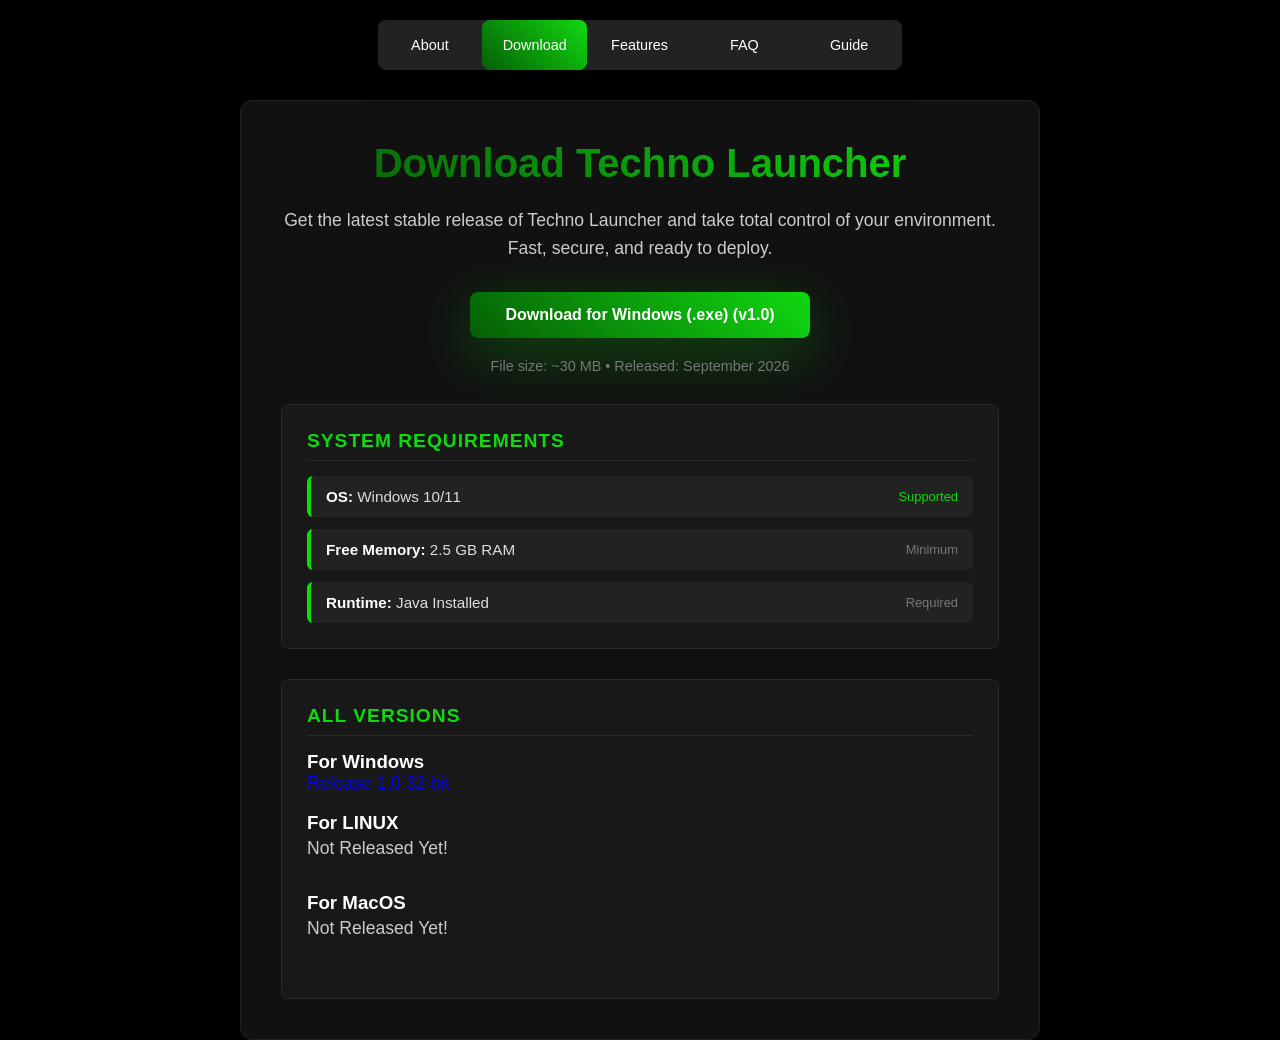
<file: download/index.html>
<!DOCTYPE html>
<html lang="en">
<head>
    <meta charset="UTF-8">
    <meta name="viewport" content="width=device-width, initial-scale=1.0">
    <link rel="stylesheet" href="../navbar.css">
    <link rel="apple-touch-icon" sizes="180x180" href="/favicon/apple-touch-icon.png">
    <link rel="icon" type="image/png" sizes="32x32" href="/favicon/favicon-32x32.png">
    <link rel="icon" type="image/png" sizes="16x16" href="/faviocn/favicon-16x16.png">
    <link rel="manifest" href="/favicon/site.webmanifest">
    <title>Techno Launcher - Download</title>
    <style>
        body {
            background: black;
            color: #fff;
            font-family: 'Poppins', sans-serif;
            padding-top: 100px;
            margin: 0;
        }
        .container {
            max-width: 800px;
            margin: 0 auto;
            padding: 40px;
            background: #111;
            border-radius: 12px;
            box-shadow: 0 10px 30px rgba(0, 0, 0, 0.5);
            border: 1px solid #222;
            text-align: center;
        }
        h1 {
            font-size: 2.5em;
            margin-bottom: 20px;
            background: linear-gradient(45deg, #065f06, #10d910);
            background-clip: text;
            -webkit-background-clip: text;
            -webkit-text-fill-color: transparent;
            color: transparent;
        }
        p {
            font-size: 1.1em;
            line-height: 1.6;
            color: #ccc;
            margin-bottom: 30px;
        }
        .btn {
            display: inline-block;
            padding: 14px 35px;
            background: linear-gradient(45deg, #065f06, #10d910);
            color: #fff;
            font-weight: 600;
            text-decoration: none;
            border-radius: 8px;
            transition: opacity 0.4s ease;
            box-shadow: 0 16px 60px rgba(16, 217, 16, 0.3);
        }
        .btn:hover {
            opacity: 0.8;
        }
        .version-info {
            margin-top: 20px;
            font-size: 0.9em;
            color: #777;
            margin-bottom: 30px;
        }
        
        .requirements {
            margin-top: 30px;
            background: #181818;
            border: 1px solid #2a2a2a;
            border-radius: 8px;
            padding: 25px;
            text-align: left;
        }
        .all-versions {
            margin-top: 30px;
            background: #181818;
            border: 1px solid #2a2a2a;
            border-radius: 8px;
            padding: 25px;
            text-align: left;
        }
        .requirements h2 {
            font-size: 1.2em;
            margin-bottom: 15px;
            color: #10d910;
            text-transform: uppercase;
            letter-spacing: 1px;
            border-bottom: 1px solid #2a2a2a;
            padding-bottom: 8px;
        }
        .all-versions h2 {
            font-size: 1.2em;
            margin-bottom: 15px;
            color: #10d910;
            text-transform: uppercase;
            letter-spacing: 1px;
            border-bottom: 1px solid #2a2a2a;
            padding-bottom: 8px;
        }
        .requirements ul {
            list-style: none;
            padding: 0;
            margin: 0;
            display: grid;
            grid-template-columns: 1fr;
            gap: 12px;
        }
        .requirements li {
            background: #222;
            padding: 12px 15px;
            border-radius: 6px;
            border-left: 4px solid #10d910;
            font-size: 0.95em;
            color: #ddd;
            display: flex;
            justify-content: space-between;
            align-items: center;
        }
        .requirements li strong {
            color: #fff;
        }
        .downloadbtn {
           display: inline-block;
            padding: 3px 15px;
            background: linear-gradient(45deg, #065f06, #10d910);
            color: #fff;
            font-weight: 600;
            text-decoration: none;
            border-radius: 8px;
            transition: opacity 0.4s ease;
            border: none;
        }
        .all-versions a{
            text-decoration: none;
            color: blue;
            font-size: 1.1rem;
            margin-bottom: 30px;
        }
    </style>
</head>
<body>

    <nav class="page-download">
        <a href="../">About</a>
        <a href="/">Download</a>
        <a href="/features/">Features</a>
        <a href="/faq/">FAQ</a>
        <a href="/guide/">Guide</a>
        <span></span>
    </nav>

    <div class="container">
        <h1>Download Techno Launcher</h1>
        <p>Get the latest stable release of Techno Launcher and take total control of your environment. Fast, secure, and ready to deploy.</p>
        
        <a href="https://www.mediafire.com/file/g4tv1y3uop8e4s8/TechnoLauncherInstaller.exe/file" download="" class="btn">Download for Windows (.exe) (v1.0)</a>
        
        <div class="version-info">
            File size: ~30 MB &bull; Released: September 2026
        </div>
        
        <div class="requirements">
            <h2>System Requirements</h2>
            <ul>
                <li><span><strong>OS:</strong> Windows 10/11</span> <span style="color: #10d910; font-size: 0.85em;">Supported</span></li>
                <li><span><strong>Free Memory:</strong> 2.5 GB RAM</span> <span style="color: #777; font-size: 0.85em;">Minimum</span></li>
                <li><span><strong>Runtime:</strong> Java Installed</span> <span style="color: #777; font-size: 0.85em;">Required</span></li>
            </ul>
        </div>
        <div class="all-versions">
            <h2>All Versions</h2>
            <h3>For Windows</h3>
            <a href="https://www.mediafire.com/file/g4tv1y3uop8e4s8/TechnoLauncherInstaller.exe/file" target="_blank">Release 1.0 32-bit</a>
            <br><br>
            <h3>For LINUX</h3>
            <p>Not Released Yet!</p>
            <h3>For MacOS</h3>
            <p>Not Released Yet!</p>
        </div>
    </div>

</body>
</html>
</file>
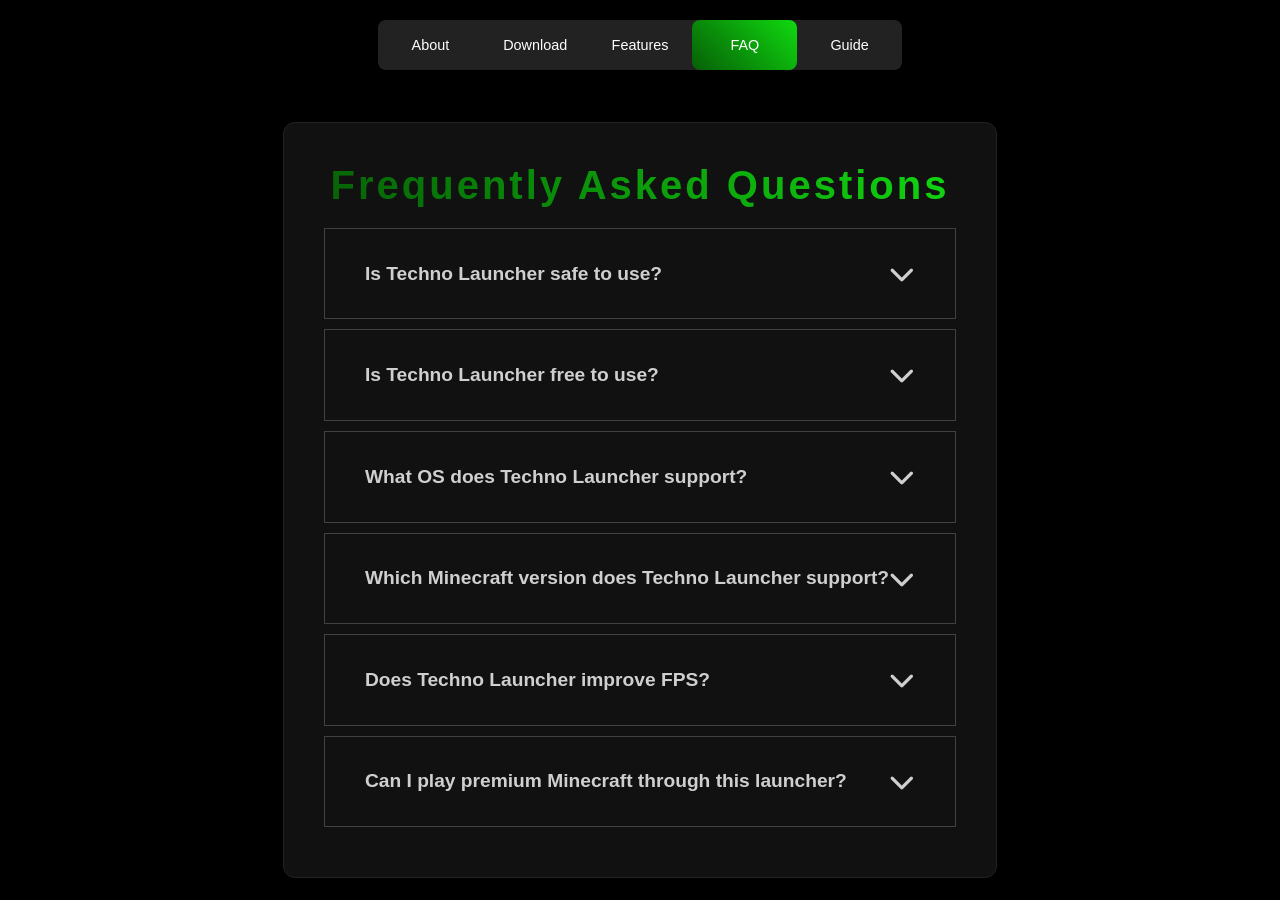
<file: faq/index.html>
<!DOCTYPE html>
<html lang="en">
<head>
    <meta charset="UTF-8">
    <meta name="viewport" content="width=device-width, initial-scale=1.0">
    <link rel="stylesheet" href="../navbar.css">
    <link rel="stylesheet" href="https://cdnjs.cloudflare.com/ajax/libs/font-awesome/6.5.1/css/all.min.css">
    <link rel="apple-touch-icon" sizes="180x180" href="/favicon/apple-touch-icon.png">
    <link rel="icon" type="image/png" sizes="32x32" href="/favicon/favicon-32x32.png">
    <link rel="icon" type="image/png" sizes="16x16" href="/favicon/favicon-16x16.png">
    <link rel="manifest" href="/favicon/site.webmanifest">
    <title>Techno Launcher - FAQ</title>
</head>
<style>
        body {
            background: black;
            color: #fff;
            font-family: 'Poppins', sans-serif;
            padding-top: 100px;
            margin: 0;
        }
        .container {
            max-width: 75%;
            margin: auto;
            padding: 40px;
            background: #111;
            border-radius: 12px;
            box-shadow: 0 10px 30px rgba(0, 0, 0, 0.5);
            border: 1px solid #222;
        }
        .container > p,
        .container > h1{
            letter-spacing: 3px;
        }
        .question {
            background-color: #111;
            color: rgba(255, 255, 255, 0.8);
            cursor: pointer;
            width: 100%;
            font-size: 1.2rem;
            padding: 2rem 2.5rem;
            border: none;
            outline: none;
            transition: 0.4s;
            justify-content: space-between;
            display: flex;
            align-items: center;
            font-weight: bold;
        }
        .question i{
            font-size: 1.6rem;
        }
        .active,
        .question:hover{
            background-color: #000;
        }
        .pannel p{
            color: rgba(255, 255, 255, 0.7);
            font-size: 1.2rem;
            line-height: 1.4;
        }
        .pannel{
            padding: 0 2rem 2.5rem;
            background-color: #111;
            overflow: hidden;
            display: none;
        }
        .faq{
            border: 1px solid rgba(255,255,255,0.2);
            margin: 10px 0;
        }
        .faq:active{
            border: none;
        }
        h1 {
            font-size: 2.5em;
            margin-bottom: 20px;
            text-align: center;
            background: linear-gradient(45deg, #065f06, #10d910);
            background-clip: text;
            -webkit-background-clip: text;
            -webkit-text-fill-color: transparent;
            color: transparent;
        }
        * {
            padding: 0;
            margin: 0;
            box-sizing: border-box;
        }
</style>
<body>
    <nav class="page-faq">
        <a href="../">About</a>
        <a href="/download/">Download</a>
        <a href="/features/">Features</a>
        <a href="/">FAQ</a>
        <a href="/guide/">Guide</a>
        <span></span>
    </nav>
    <div class="container">
        <h1>Frequently Asked Questions</h1>
        <div class="faq">
            <button class="question">Is Techno Launcher safe to use?
                <i class="fa-solid fa-chevron-down"></i>
            </button>
            <div class="pannel">
                <p>Yes, Techno Launcher is completely safe to use, it doesn't contain any malware or malicious software.</p>
            </div>
        </div>
        <div class="faq">
            <button class="question">Is Techno Launcher free to use?
                <i class="fa-solid fa-chevron-down"></i>
            </button>
            <div class="pannel">
                <p>Yes, Techno Launcher is completely free to use.</p>
            </div>
        </div>
        <div class="faq">
            <button class="question">What OS does Techno Launcher support?
                <i class="fa-solid fa-chevron-down"></i>
            </button>
            <div class="pannel">
                <p>Currently, Techno Launcher only supports Windows 10/11. But, on future Techno Launcher will also be available for MacOS/LINUX and other operating systems.</p>
            </div>
        </div>
        <div class="faq">
            <button class="question">Which Minecraft version does Techno Launcher support?
                <i class="fa-solid fa-chevron-down"></i>
            </button>
            <div class="pannel">
                <p>Techno launcher supports all modern Minecraft versions including snapshots.</p>
            </div>
        </div>
        <div class="faq">
            <button class="question">Does Techno Launcher improve FPS?
                <i class="fa-solid fa-chevron-down"></i>
            </button>
            <div class="pannel">
                <p>No, Techno Launcher isn't made for improving FPS. Though, it gives about same FPS as SKLauncher.</p>
            </div>
        </div>
        <div class="faq">
            <button class="question">Can I play premium Minecraft through this launcher?
                <i class="fa-solid fa-chevron-down"></i>
            </button>
            <div class="pannel">
                <p>No, You can only play cracked Minecraft through this launcher.</p>
            </div>
        </div>
    </div>
</body>
<script>
    var ques = document.getElementsByClassName("question");

    var i;
    for(i = 0; i < ques.length; i++){
        ques[i].addEventListener("click", function(){
            this.classList.toggle("active");
            this.parentElement.classList.toggle("active");

            var pannel = this.nextElementSibling;

            if(pannel.style.display === "block"){
                pannel.style.display = "none";
            } else{
                pannel.style.display = "block";
            }
        });
    }
</script>
</html>
</file>
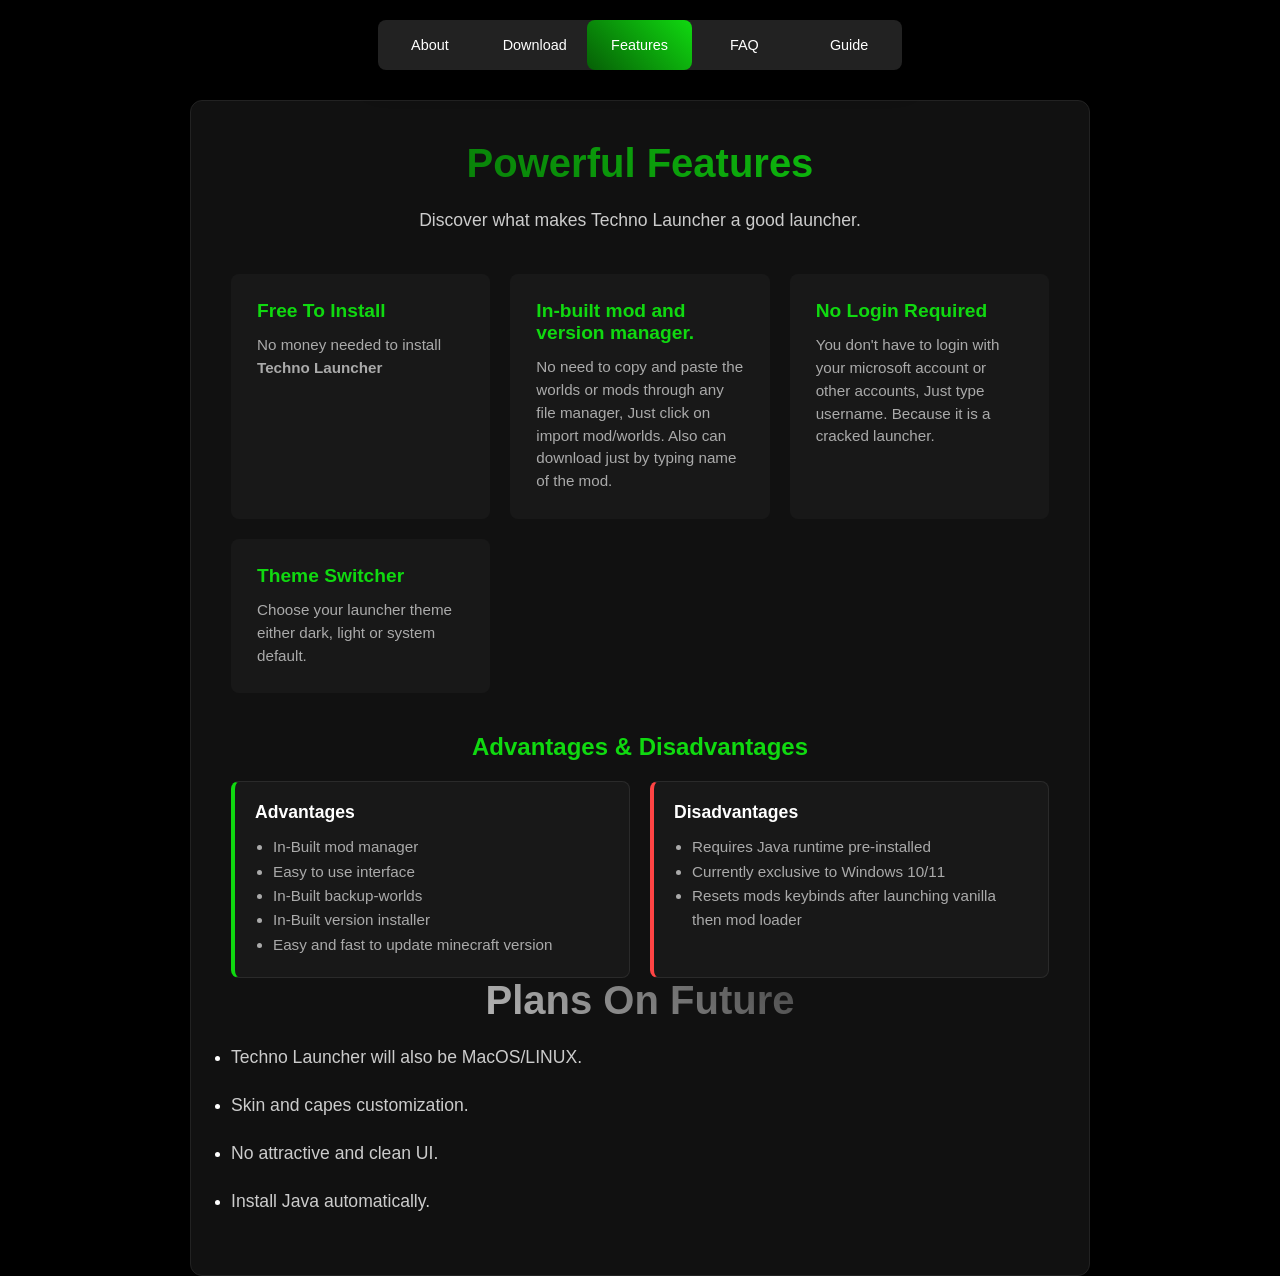
<file: features/index.html>
<!DOCTYPE html>
<html lang="en">
<head>
    <meta charset="UTF-8">
    <meta name="viewport" content="width=device-width, initial-scale=1.0">
    <link rel="stylesheet" href="../navbar.css">
    <link rel="apple-touch-icon" sizes="180x180" href="/favicon/apple-touch-icon.png">
    <link rel="icon" type="image/png" sizes="32x32" href="/favicon/favicon-32x32.png">
    <link rel="icon" type="image/png" sizes="16x16" href="/faviocn/favicon-16x16.png">
    <link rel="manifest" href="/favicon/site.webmanifest">
    <title>Techno Launcher - Features</title>
    <style>
        body {
            background: black;
            color: #fff;
            font-family: 'Poppins', sans-serif;
            padding-top: 100px;
            margin: 0;
        }
        .container {
            max-width: 900px;
            margin: 0 auto;
            padding: 40px;
            background: #111;
            border-radius: 12px;
            box-shadow: 0 10px 30px rgba(0, 0, 0, 0.5);
            border: 1px solid #222;
        }
        .h1 {
            font-size: 2.5em;
            margin-bottom: 20px;
            text-align: center;
            background: linear-gradient(45deg, #065f06, #10d910);
            background-clip: text;
            -webkit-background-clip: text;
            -webkit-text-fill-color: transparent;
            color: transparent;
        }
        .h12 {
            font-size: 2.5em;
            margin-bottom: 20px;
            text-align: center;
            background: linear-gradient(45deg, #ffffff, #000000);
            background-clip: text;
            -webkit-background-clip: text;
            -webkit-text-fill-color: transparent;
            color: transparent;
        }
        p.subtitle {
            font-size: 1.1em;
            line-height: 1.6;
            color: #ccc;
            text-align: center;
            margin-bottom: 40px;
        }
        .features-grid {
            display: grid;
            grid-template-columns: repeat(auto-fit, minmax(250px, 1fr));
            gap: 20px;
        }
        .feature-card {
            background: #181818;
            border: 1px solid transparent;
            border-radius: 8px;
            padding: 25px;
            transition: transform 0.5s ease, border-color 0.5s ease;
        }
        .feature-card:hover {
            transform: translateY(-15px);
            border-color: #10d910;
        }
        .feature-card h3 {
            color: #10d910;
            margin-bottom: 12px;
            font-size: 1.2em;
        }
        .feature-card p {
            color: #aaa;
            font-size: 0.95em;
            line-height: 1.5;
            margin: 0;
        }
        p {
            font-size: 1.1em;
            line-height: 1.6;
            color: #ccc;
            margin-bottom: 20px;
        }
    </style>
</head>
<body>

    <nav class="page-features">
        <a href="../">About</a>
        <a href="/download/">Download</a>
        <a href="/features/">Features</a>
        <a href="/faq/">FAQ</a>
        <a href="/guide/">Guide</a>
        <span></span>
    </nav>

    <div class="container">
        <h1 class="h1">Powerful Features</h1>
        <p class="subtitle">Discover what makes Techno Launcher a good launcher.</p>
        
        <div class="features-grid">
            <div class="feature-card">
                <h3>Free To Install</h3>
                <p>No money needed to install <strong>Techno Launcher</strong></p>
            </div>
            <div class="feature-card">
                <h3>In-built mod and version manager.</h3>
                <p>No need to copy and paste the worlds or mods through any file manager, Just click on import mod/worlds. Also can download just by typing name of the mod.</p>
            </div>
            <div class="feature-card">
                <h3>No Login Required</h3>
                <p>You don't have to login with your microsoft account or other accounts, Just type username. Because it is a cracked launcher.</p>
            </div>
            <div class="feature-card">
                <h3>Theme Switcher</h3>
                <p>Choose your launcher theme either dark, light or system default.</p>
            </div>
        </div>

        <div style="margin-top: 40px;">
            <h2 style="color: #10d910; font-size: 1.5em; margin-bottom: 20px; text-align: center;">Advantages & Disadvantages</h2>
            <div style="display: grid; grid-template-columns: repeat(auto-fit, minmax(280px, 1fr)); gap: 20px;">
                <div style="background: #181818; padding: 20px; border-radius: 8px; border-left: 4px solid #10d910; border-top: 1px solid #2a2a2a; border-right: 1px solid #2a2a2a; border-bottom: 1px solid #2a2a2a;">
                    <h3 style="color: #fff; margin-bottom: 12px; font-size: 1.1em;">Advantages</h3>
                    <ul style="color: #aaa; padding-left: 18px; line-height: 1.6; font-size: 0.95em;">
                        <li>In-Built mod manager</li>
                        <li>Easy to use interface</li>
                        <li>In-Built backup-worlds <section></section></li>
                        <li>In-Built version installer</li>
                        <li>Easy and fast to update minecraft version</li>
                    </ul>
                </div>
                <div style="background: #181818; padding: 20px; border-radius: 8px; border-left: 4px solid #ff4444; border-top: 1px solid #2a2a2a; border-right: 1px solid #2a2a2a; border-bottom: 1px solid #2a2a2a;">
                    <h3 style="color: #fff; margin-bottom: 12px; font-size: 1.1em;">Disadvantages</h3>
                    <ul style="color: #aaa; padding-left: 18px; line-height: 1.6; font-size: 0.95em;">
                        <li>Requires Java runtime pre-installed</li>
                        <li>Currently exclusive to Windows 10/11</li>
                        <li>Resets mods keybinds after launching vanilla then mod loader</li>
                    </ul>
                </div>
            </div>
        </div>
        <h1 class="h12">Plans On Future</h1>
        <ul>
            <li><p>Techno Launcher will also be MacOS/LINUX.</p></li>
            <li><p>Skin and capes customization.</p></li>
            <li><p>No attractive and clean UI.</p></li>
            <li><p>Install Java automatically.</p></li>
        </ul>
    </div>

</body>
</html>
</file>
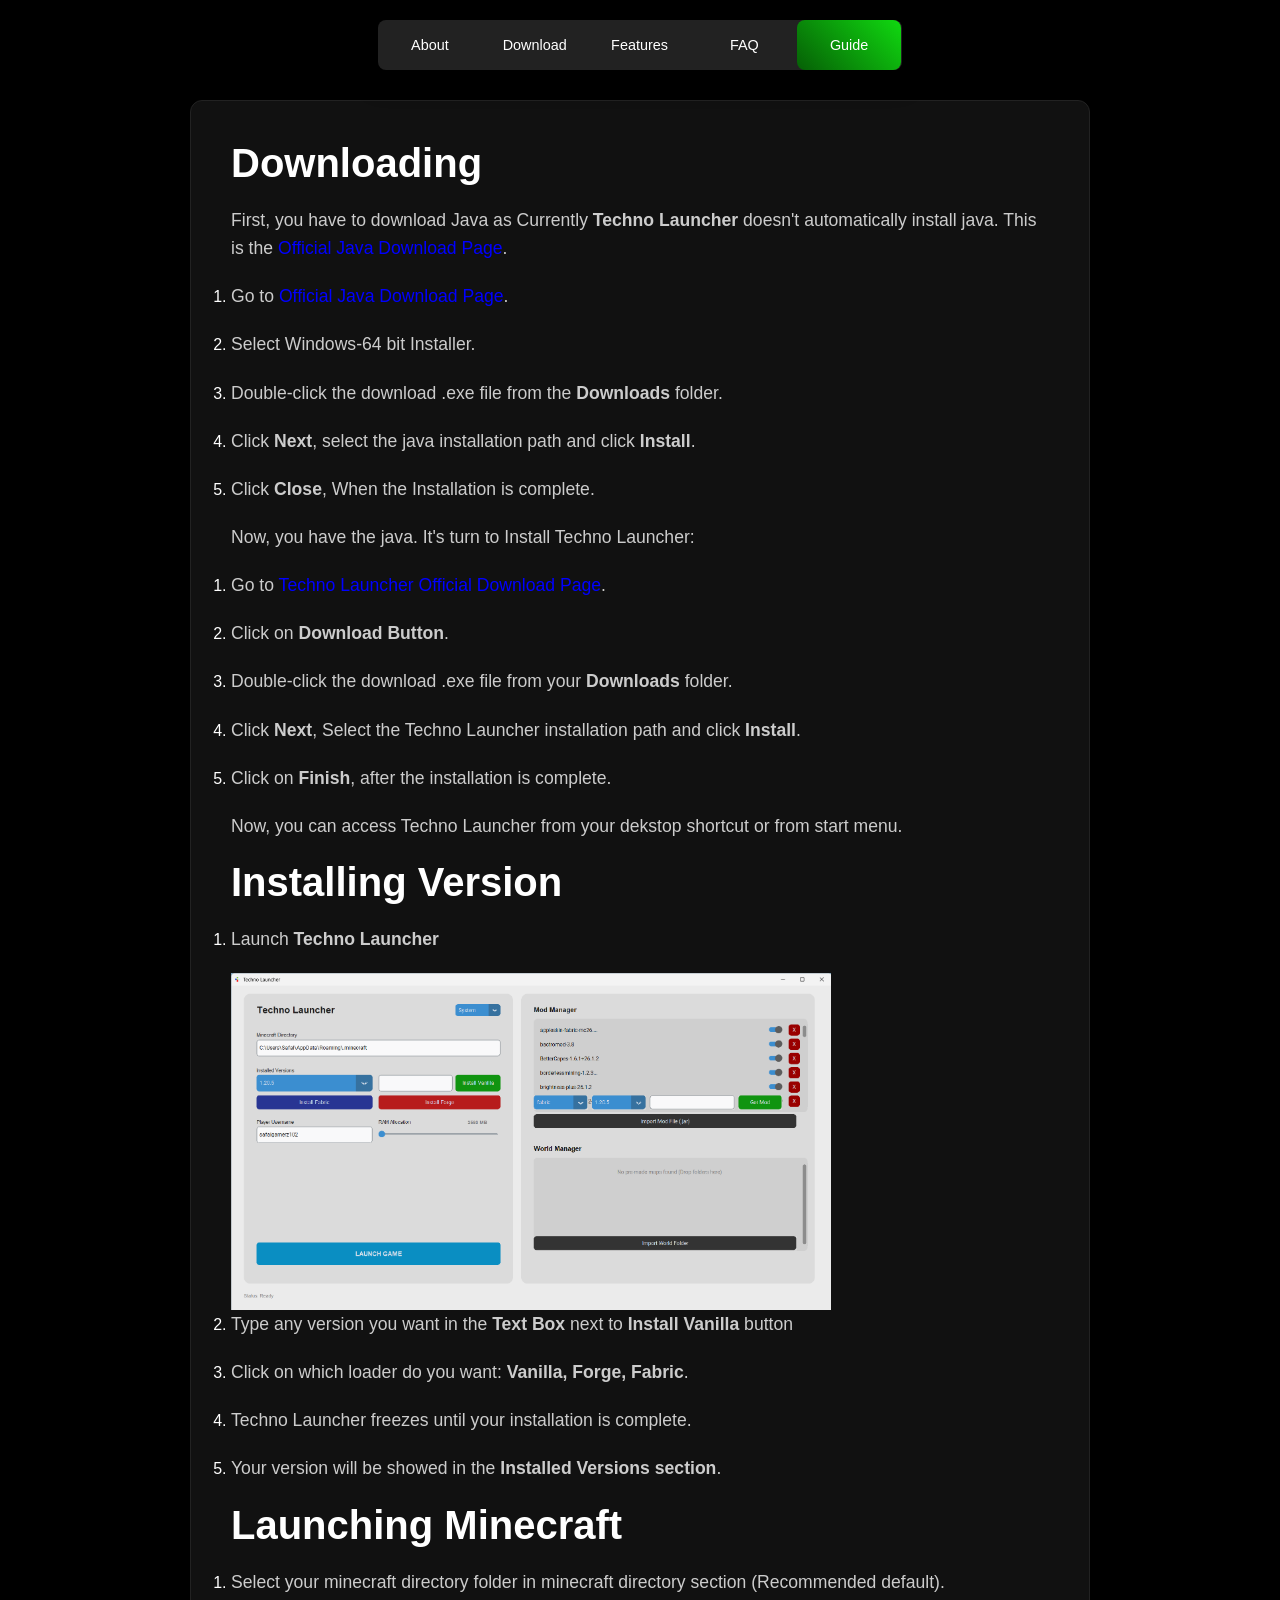
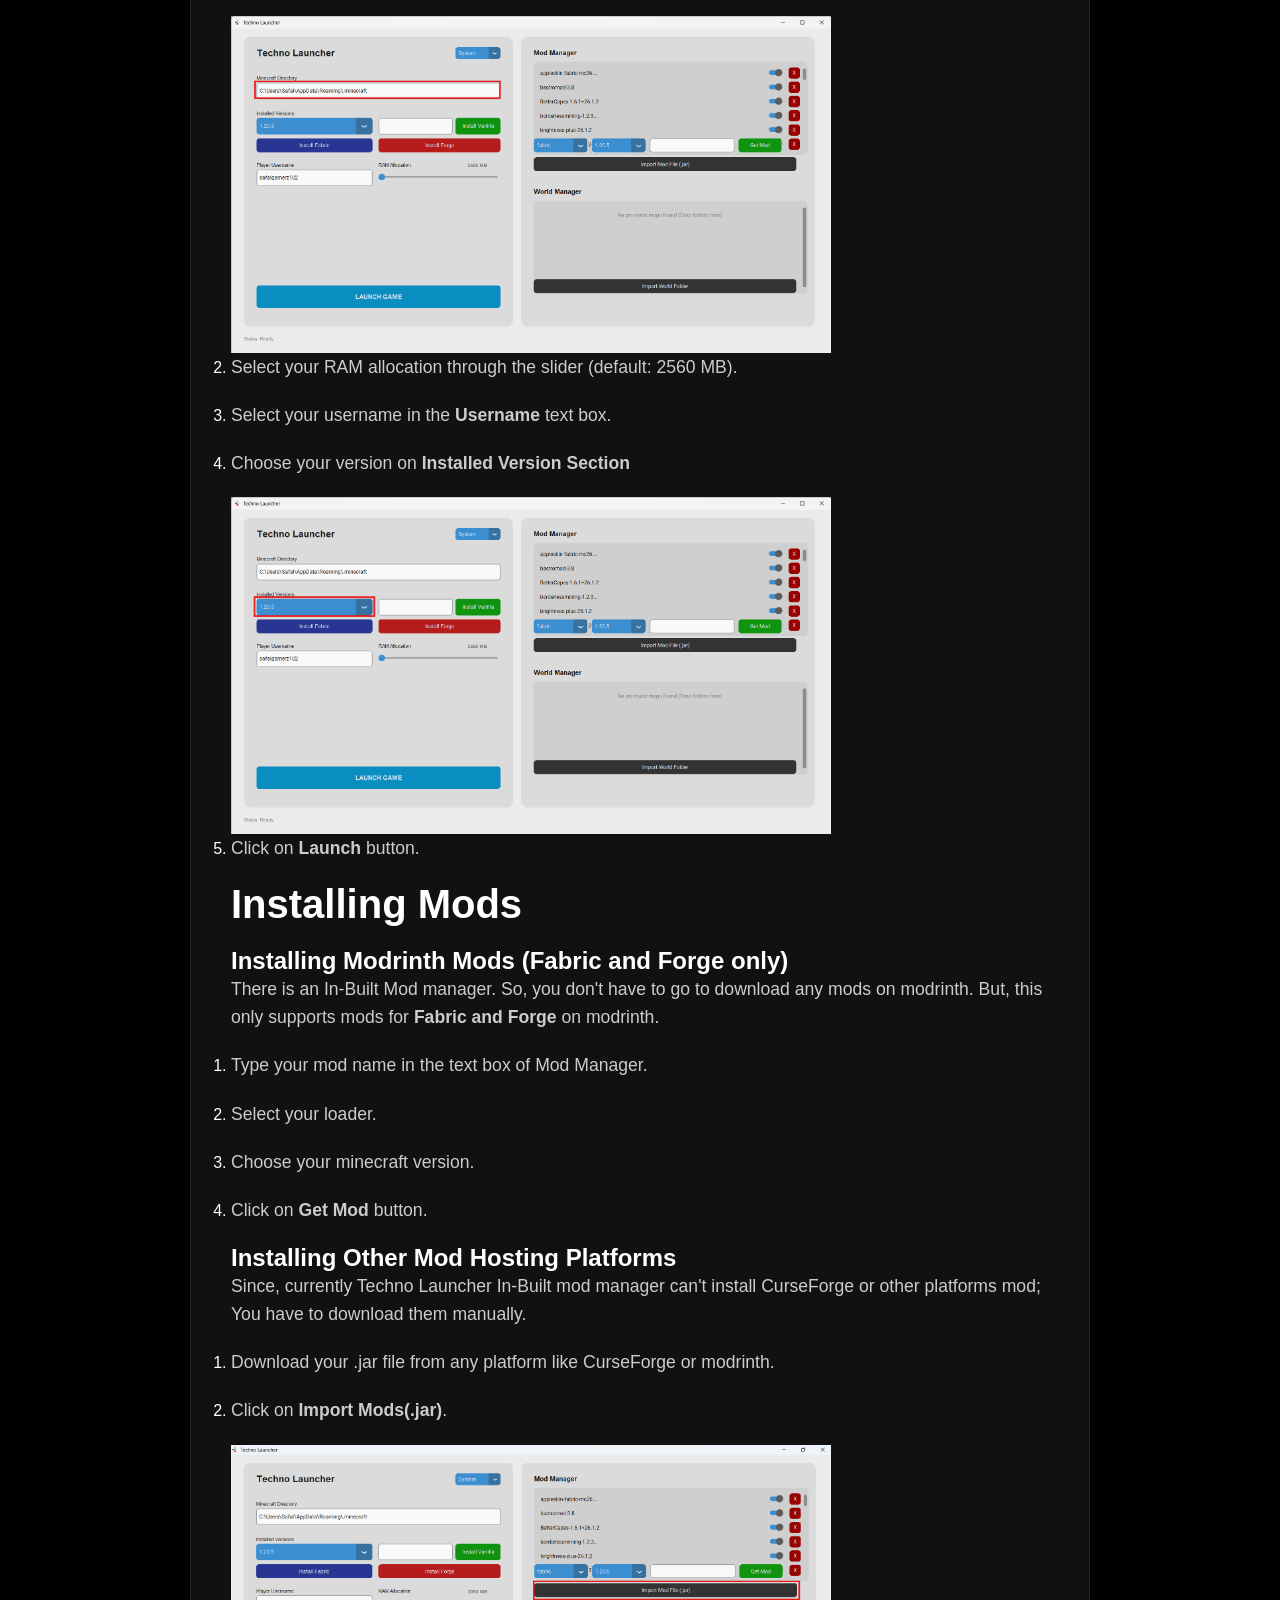
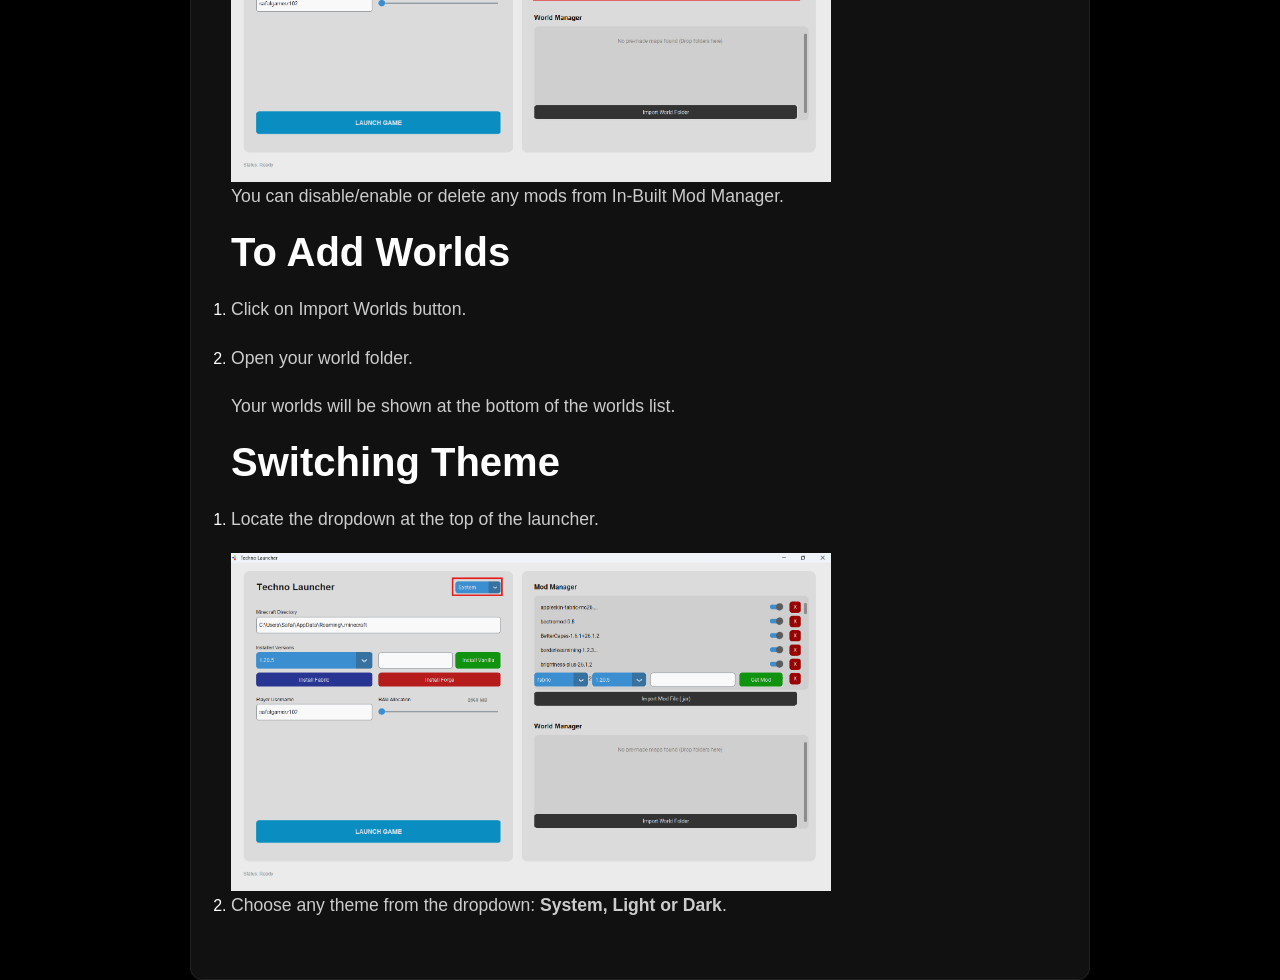
<file: guide/index.html>
<!DOCTYPE html>
<html lang="en">
<head>
    <meta charset="UTF-8">
    <meta name="viewport" content="width=device-width, initial-scale=1.0">
    <link rel="stylesheet" href="../navbar.css">
    <link rel="apple-touch-icon" sizes="180x180" href="/favicon/apple-touch-icon.png">
    <link rel="icon" type="image/png" sizes="32x32" href="/favicon/favicon-32x32.png">
    <link rel="icon" type="image/png" sizes="16x16" href="/faviocn/favicon-16x16.png">
    <link rel="manifest" href="/favicon/site.webmanifest">
    <title>Techno Launcher - Guide</title>
</head>
<style>
    body {
            background: black;
            color: #fff;
            font-family: 'Poppins', sans-serif;
            padding-top: 100px;
            margin: 0;
        }
        .container {
            max-width: 900px;
            margin: 0 auto;
            padding: 40px;
            background: #111;
            border-radius: 12px;
            box-shadow: 0 10px 30px rgba(0, 0, 0, 0.5);
            border: 1px solid #222;
        }
        h1 {
            font-size: 2.5em;
            margin-bottom: 20px;
            background: white;
            background-clip: text;
            -webkit-background-clip: text;
            -webkit-text-fill-color: transparent;
            color: transparent;
        }
        p {
            font-size: 1.1em;
            line-height: 1.6;
            color: #ccc;
            margin-bottom: 20px;
        }
        a{
            text-decoration: none;
            color: blue;
        }
        ol{
            display: grid;
            gap: 0.1;
        }
        .images{
            width: 100%;
            max-width: 600px;
            height: auto;
        }
</style>
<body>
    <nav class="page-guide">
        <a href="../">About</a>
        <a href="/download/">Download</a>
        <a href="/features/">Features</a>
        <a href="/faq/">FAQ</a>
        <a href="/guide/">Guide</a>
        <span></span>
    </nav>
    <div class="container">
        <h1>Downloading</h1>
        <p>First, you have to download Java as Currently <strong>Techno Launcher</strong> doesn't automatically install java. This is the <a target="_blank" href="https://www.java.com/en/download/help/windows_manual_download.html">Official Java Download Page</a>.</p>
        <ol>
            <li><p>Go to <a target="_blank" href="https://www.java.com/en/download/help/windows_manual_download.html">Official Java Download Page</a>.</p></li>
            <li><p>Select Windows-64 bit Installer.</p></li>
            <li><p>Double-click the download .exe file from the <strong>Downloads</strong> folder.</p></li>
            <li><p>Click <strong>Next</strong>, select the java installation path and click <strong>Install</strong>.</p></li>
            <li><p>Click <strong>Close</strong>, When the Installation is complete.</p></li>
        </ol>
        <p>Now, you have the java. It's turn to Install Techno Launcher:</p>
        <ol>
            <li><p>Go to <a target="_blank" href="download.html">Techno Launcher Official Download Page</a>.</p></li>
            <li><p>Click on <strong>Download Button</strong>.</p></li>
            <li><p>Double-click the download .exe file from your <strong>Downloads</strong> folder.</p></li>
            <li><p>Click <strong>Next</strong>, Select the Techno Launcher installation path and click <strong>Install</strong>.</p></li>
            <li><p>Click on <strong>Finish</strong>, after the installation is complete.</p></li>
        </ol>
        <p>Now, you can access Techno Launcher from your dekstop shortcut or from start menu.</p>
        <h1>Installing Version</h1>
        <ol>
            <li><p>Launch<strong> Techno Launcher</strong></p></li>
            <img src="/images/technoLauncher.png" class="images"></img>
            <li><p>Type any version you want in the <strong>Text Box</strong> next to <strong>Install Vanilla</strong> button</p></li>
            <li><p>Click on which loader do you want: <strong>Vanilla, Forge, Fabric</strong>.</p></li>
            <li><p>Techno Launcher freezes until your installation is complete.</p></li>
            <li><p>Your version will be showed in the <strong>Installed Versions section</strong>.</p></li>
        </ol>
        <h1>Launching Minecraft</h1>
        <ol>
            <li><p>Select your minecraft directory folder in minecraft directory section (Recommended default).</p></li>
            <img src="/images/technoLauncherDirHighlight.png" class="images">
            <li><p>Select your RAM allocation through the slider (default: 2560 MB).</p></li>
            <li><p>Select your username in the <strong>Username</strong> text box.</p></li>
            <li><p>Choose your version on <strong>Installed Version Section</strong></p></li>
            <img src="/images/technoLauncherVersionHighlight.png" class="images">
            <li><p>Click on <strong>Launch</strong> button.</p></li>
        </ol>
        <h1>Installing Mods</h1>
        <h2>Installing Modrinth Mods (Fabric and Forge only)</h2>
        <p>There is an In-Built Mod manager. So, you don't have to go to download any mods on modrinth. But, this only supports mods for <strong>Fabric and Forge</strong> on modrinth.</p>
        <ol>
            <li><p>Type your mod name in the text box of Mod Manager.</p></li>
            <li><p>Select your loader.</p></li>
            <li><p>Choose your minecraft version.</p></li>
            <li><p>Click on <strong>Get Mod</strong> button.</p></li>
        </ol>
        <h2>Installing Other Mod Hosting Platforms</h2>
        <p>Since, currently Techno Launcher In-Built mod manager can't install CurseForge or other platforms mod; You have to download them manually.</p>
        <ol>
            <li><p>Download your .jar file from any platform like CurseForge or modrinth.</p></li>
            <li><p>Click on <strong>Import Mods(.jar)</strong>.</p></li>
            <img src="/images/technoLauncherImportModButtonHighlight.png" class="images">
        </ol>
        <p>You can disable/enable or delete any mods from In-Built Mod Manager.</p>
        <h1>To Add Worlds</h1>
        <ol>
            <li><p>Click on Import Worlds button.</p></li>
            <li><p>Open your world folder.</p></li>
            <p>Your worlds will be shown at the bottom of the worlds list.</p>
        </ol>
        <h1>Switching Theme</h1>
        <ol>
            <li><p>Locate the dropdown at the top of the launcher.</p></li>
            <img src="/images/themeSwitcher.png" class="images">
            <li><p>Choose any theme from the dropdown: <strong>System, Light or Dark</strong>.</p></li>
        </ol>
    </div>
</body>
</html>
</file>
<file: navbar.css>
* {
    margin: 0;
    padding: 0;
    box-sizing: border-box;
    font-family: 'Poppins', sans-serif;
}

body {
    display: flex;
    justify-content: center;
    align-items: center;
    min-height: 100vh;
    background: black;
}

nav {
    position: fixed;
    top: 20px;
    left: 50%;
    transform: translateX(-50%);
    width: 524px;
    height: 50px;
    background: #222;
    border-radius: 8px;
    display: flex;
    justify-content: center;
    align-items: center;
    z-index: 1000;
    box-shadow: 0 10px 25px rgba(0, 0, 0, 0.5);
}

nav a {
    position: relative;
    display: inline-block;
    font-size: 0.9em;
    font-weight: 500;
    color: #fff;
    text-decoration: none;
    width: 104.8px;
    text-align: center;
    line-height: 50px;
    z-index: 1;
    transition: color 0.3s ease;
}

nav span {
    position: absolute;
    top: 0;
    left: 0;
    width: 104.8px;
    height: 100%;
    background: linear-gradient(45deg, #065f06, #10d910);
    border-radius: 8px;
    transition: 0.45s cubic-bezier(0.4, 0, 0.2, 1);
}

nav a:nth-child(1):hover ~ span {
    left: 0px;
}
nav a:nth-child(2):hover ~ span {
    left: 104.8px;
}
nav a:nth-child(3):hover ~ span {
    left: 209.6px;
}
nav a:nth-child(4):hover ~ span {
    left: 314.4px;
}
nav a:nth-child(5):hover ~ span {
    left: 419.2px;
}

nav.page-index span {
    left: 0px;
}
nav.page-download span {
    left: 104.8px;
}
nav.page-features span {
    left: 209.6px;
}
nav.page-faq span {
    left: 314.4px;
}
nav.page-guide span {
    left: 419.2px;
}
</file>
